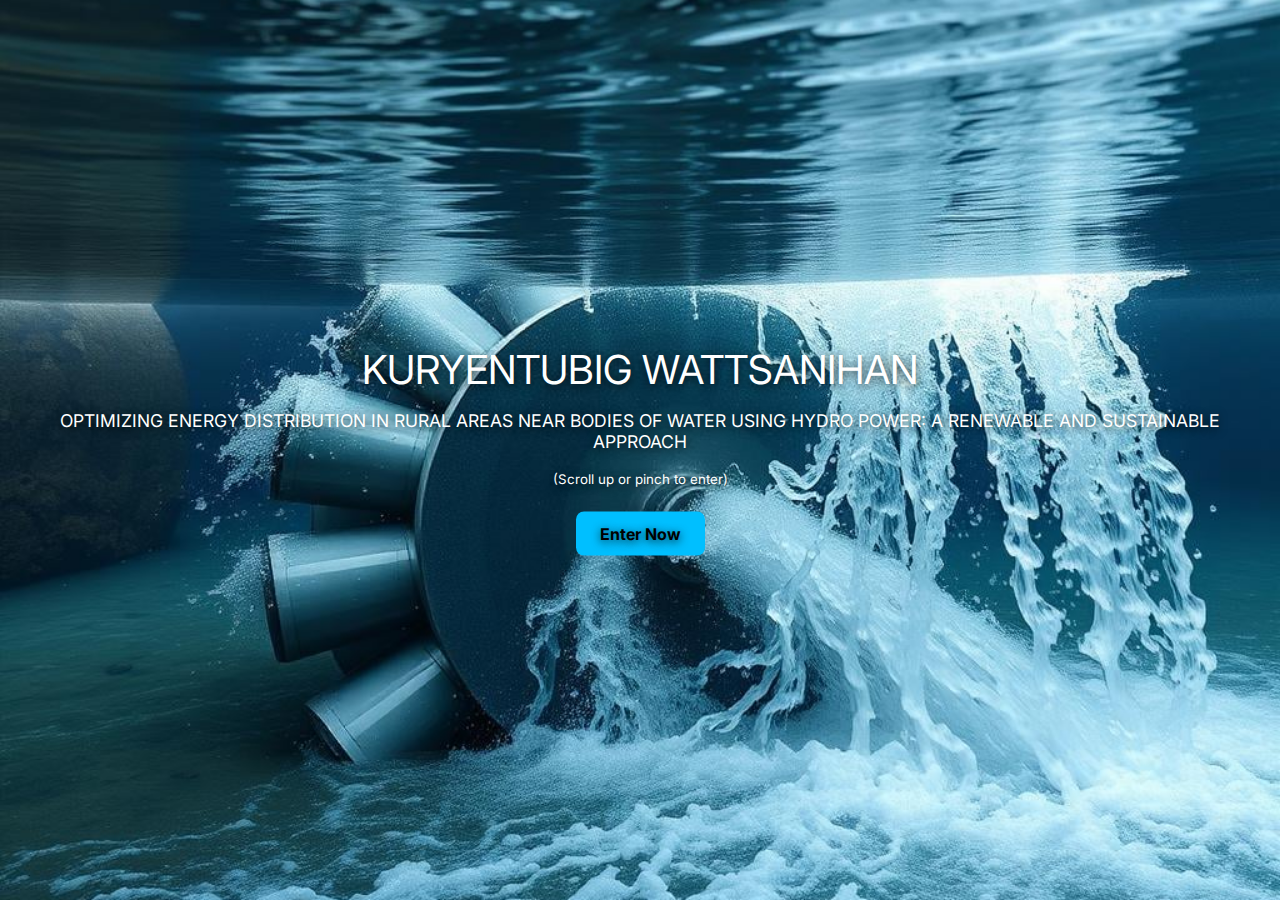
<file: index.html>
<!DOCTYPE html>
<html lang="en">
<head>
  <meta charset="UTF-8" />
  <meta name="viewport" content="width=device-width, initial-scale=1.0" />
  <title>Kuryentubig Cover</title>
  <link href="https://fonts.googleapis.com/css2?family=Inter:wght@700&display=swap" rel="stylesheet">
  <style>
    @keyframes fadeIn {
      0% { opacity: 0; transform: translateY(30px); }
      100% { opacity: 1; transform: translateY(0); }
    }

    body, html {
      margin: 0;
      padding: 0;
      height: 100%;
      font-family: 'Inter', sans-serif;
      overflow: hidden;
    }

    .cover {
      position: relative;
      height: 100vh;
      width: 100%;
      overflow: hidden;
    }

    .background {
      position: absolute;
      top: 0; left: 0;
      width: 100%;
      height: 100%;
      background-image: url('pic2nd.jpg'); /* Your background */
      background-size: cover;
      background-position: center;
      background-repeat: no-repeat;
      z-index: -1;
      transform-origin: center;
      transition: transform 0.3s ease;
    }

    .text {
      position: relative;
      z-index: 1;
      color: white;
      text-shadow: 0 2px 10px rgba(0, 0, 0, 0.8);
      text-align: center;
      top: 50%;
      transform: translateY(-50%);
      animation: fadeIn 1.5s ease forwards;
      padding: 0 1rem;
    }

    .title {
      font-size: 2.5rem;
      margin-bottom: 1rem;
    }

    .subtitle {
      font-size: 1.1rem;
      margin-bottom: 1rem;
    }

    .link-button {
      display: inline-block;
      margin-top: 1.5rem;
      padding: 0.75rem 1.5rem;
      background-color: #00bfff;
      color: #000;
      text-decoration: none;
      border-radius: 0.5rem;
      font-weight: bold;
      transition: background 0.3s ease;
    }

    .link-button:hover {
      background-color: #0099cc;
    }
  </style>
</head>
<body>

  <div class="cover">
    <div class="background" id="background"></div>
    <div class="text">
      <div class="title">KURYENTUBIG WATTSANIHAN</div>
      <div class="subtitle">OPTIMIZING ENERGY DISTRIBUTION IN RURAL AREAS NEAR BODIES OF WATER USING HYDRO POWER: A RENEWABLE AND SUSTAINABLE APPROACH</div>
      <small>(Scroll up or pinch to enter)</small><br>
      <a class="link-button" href="cover1.html">Enter Now</a>
    </div>
  </div>

  <script>
    let scale = 1;
    const bg = document.getElementById("background");

    // Zoom on scroll up
    window.addEventListener("wheel", (e) => {
      if (e.deltaY < 0) {
        scale += 0.05;
        if (scale >= 2) {
          document.body.style.transition = "opacity 0.5s ease";
          document.body.style.opacity = 0;
          setTimeout(() => {
            window.location.href = "cover1.html";
          }, 500);
        } else {
          bg.style.transform = `scale(${scale})`;
        }
      }
    });

    // Mobile pinch to zoom
    let startDistance = 0;

    function getTouchDistance(touches) {
      const dx = touches[0].clientX - touches[1].clientX;
      const dy = touches[0].clientY - touches[1].clientY;
      return Math.sqrt(dx * dx + dy * dy);
    }

    window.addEventListener("touchstart", (e) => {
      if (e.touches.length === 2) {
        startDistance = getTouchDistance(e.touches);
      }
    });

    window.addEventListener("touchmove", (e) => {
      if (e.touches.length === 2) {
        const newDistance = getTouchDistance(e.touches);
        if (newDistance - startDistance > 30) {
          scale += 0.05;
          if (scale >= 2) {
            document.body.style.transition = "opacity 0.5s ease";
            document.body.style.opacity = 0;
            setTimeout(() => {
              window.location.href = "cover1.html";
            }, 500);
          } else {
            bg.style.transform = `scale(${scale})`;
          }
        }
      }
    });
  </script>

</body>
</html>
</file>
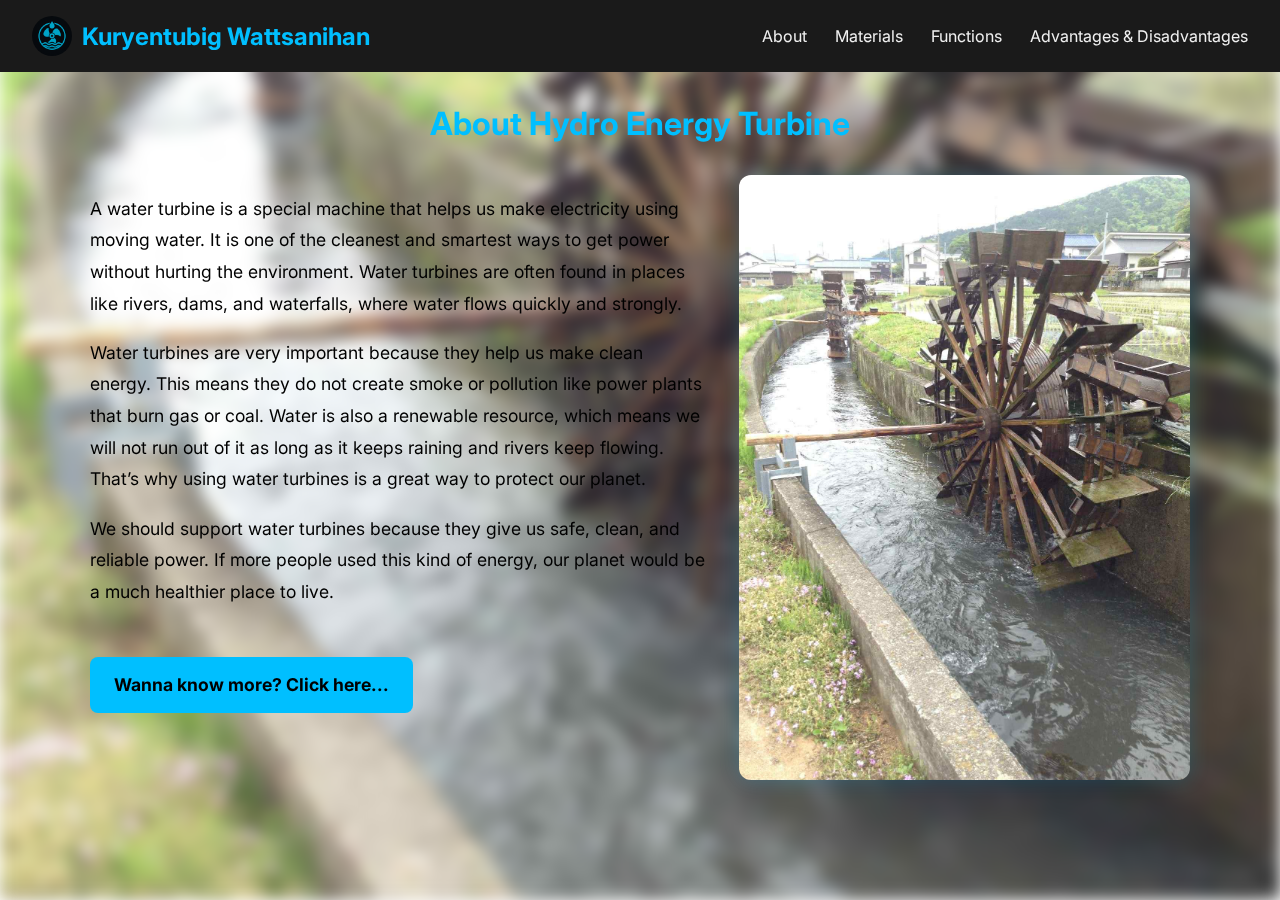
<file: about.html>
<!DOCTYPE html>
<html lang="en">
<head>
  <meta charset="UTF-8" />
  <meta name="viewport" content="width=device-width, initial-scale=1.0"/>
  <title>About - Hydro Energy Turbine</title>
  <link href="https://fonts.googleapis.com/css2?family=Inter:wght@400;700&display=swap" rel="stylesheet">
  <link rel="icon" href="logo.png" type="image/png">
  <style>
 @keyframes fadeIn {
  0% { opacity: 0; transform: translateY(30px); }
  100% { opacity: 1; transform: translateY(0); }
}

@keyframes slideUp {
  0% { opacity: 0; transform: translateY(20px); }
  100% { opacity: 1; transform: translateY(0); }
}

 body {
  margin: 0;
  font-family: 'Inter', sans-serif;
  position: relative;
  overflow-x: hidden;
}

body::before {
  content: '';
  position: fixed;
  top: 0; left: 0;
  width: 100%;
  height: 100%;
  background-image: url('pic4.jpg'); /* fallback image */
  background-size: cover;
  background-position: center;
  background-repeat: no-repeat;
  z-index: -1;
  filter: blur(8px);  /* ← blur strength */
  transition: background-image 0.5s ease-in-out;
}


header {
  background-color: #1a1a1a;
  display: flex;
  justify-content: space-between;
  align-items: center;
  padding: 1rem 2rem;
  animation: slideUp 1s ease forwards;
}

.logo {
  font-size: 1.5rem;
  font-weight: bold;
  color: #00bfff;
  text-decoration: none;
}

nav a {
  margin-left: 1.5rem;
  text-decoration: none;
  color: #f0f0f0;
  font-size: 1rem;
  transition: color 0.3s ease;
  position: relative;
}

nav a::after {
  content: '';
  position: absolute;
  bottom: -5px;
  left: 0;
  width: 100%;
  height: 2px;
  background-color: #00bfff;
  transform: scaleX(0);
  transform-origin: left;
  transition: transform 0.3s ease;
}

nav a:hover {
  color: #00bfff;
}

nav a:hover::after {
  transform: scaleX(1);
}

.page-header {
  text-align: center;
  margin: 2rem auto;
  animation: slideUp 1.3s ease forwards;
}

.page-header h1 {
  color: #00bfff;
  font-size: 2rem;
}

main {
  max-width: 1100px;
  margin: auto;
  display: flex;
  flex-wrap: wrap;
  gap: 2rem;
  padding: 0 2rem 2rem;
  align-items: flex-start;
  animation: fadeIn 1.5s ease forwards;
}

.text-content {
  flex: 1 1 55%;
  font-size: 1.1rem;
  line-height: 1.8;
}

.image-content {
  flex: 1 1 40%;
}

.image-content img {
  width: 100%;
  border-radius: 12px;
  box-shadow: 0 0 20px rgba(0, 191, 255, 0.2);
  transition: transform 0.3s ease;
}

.image-content img:hover {
  transform: scale(1.03);
}

.link-button {
  display: inline-block;
  margin-top: 2rem;
  padding: 0.75rem 1.5rem;
  background-color: #00bfff;
  color: #000;
  text-decoration: none;
  border-radius: 0.5rem;
  font-weight: bold;
  transition: background 0.3s ease;
}

.link-button:hover {
  background-color: #0099cc;
}

/* Responsive */
@media (max-width: 768px) {
  main {
    flex-direction: column;
  }
  .text-content, .image-content {
    flex: 1 1 100%;
  }
}

  </style>
</head>
<body>
   <header>
  <a href="cover1.html" class="logo" style="display: flex; align-items: center; text-decoration: none;">
    <img src="logo.png" alt="Logo" style="height: 40px; width: 40px; border-radius: 50%; object-fit: cover; margin-right: 10px;">
    <span style="color: #00bfff; font-size: 1.5rem; font-weight: bold;">Kuryentubig Wattsanihan</span>
  </a>
  <nav>
    <a href="about.html">About</a>
    <a href="materials.html">Materials</a>
    <a href="function1.html">Functions</a>
    <a href="advantages.html">Advantages & Disadvantages</a>
  </nav>
</header>

  <div class="page-header">
    <h1>About Hydro Energy Turbine</h1>
  </div>

  <main>
    <div class="text-content">
      <p>
        A water turbine is a special machine that helps us make electricity using moving water. It is one of the cleanest and smartest ways to get power without hurting the environment. Water turbines are often found in places like rivers, dams, and waterfalls, where water flows quickly and strongly.
      </p>
      <p>
        Water turbines are very important because they help us make clean energy. This means they do not create smoke or pollution like power plants that burn gas or coal. Water is also a renewable resource, which means we will not run out of it as long as it keeps raining and rivers keep flowing. That’s why using water turbines is a great way to protect our planet.
      </p>
      <p>
        We should support water turbines because they give us safe, clean, and reliable power. If more people used this kind of energy, our planet would be a much healthier place to live.
      </p>
      <a href="materials.html" class="link-button">Wanna know more? Click here...</a>
    </div>

    <div class="image-content">
      <img src="pic4.jpg" alt="Water Turbine Image">
    </div>
  </main>
</body>
</html>
</file>
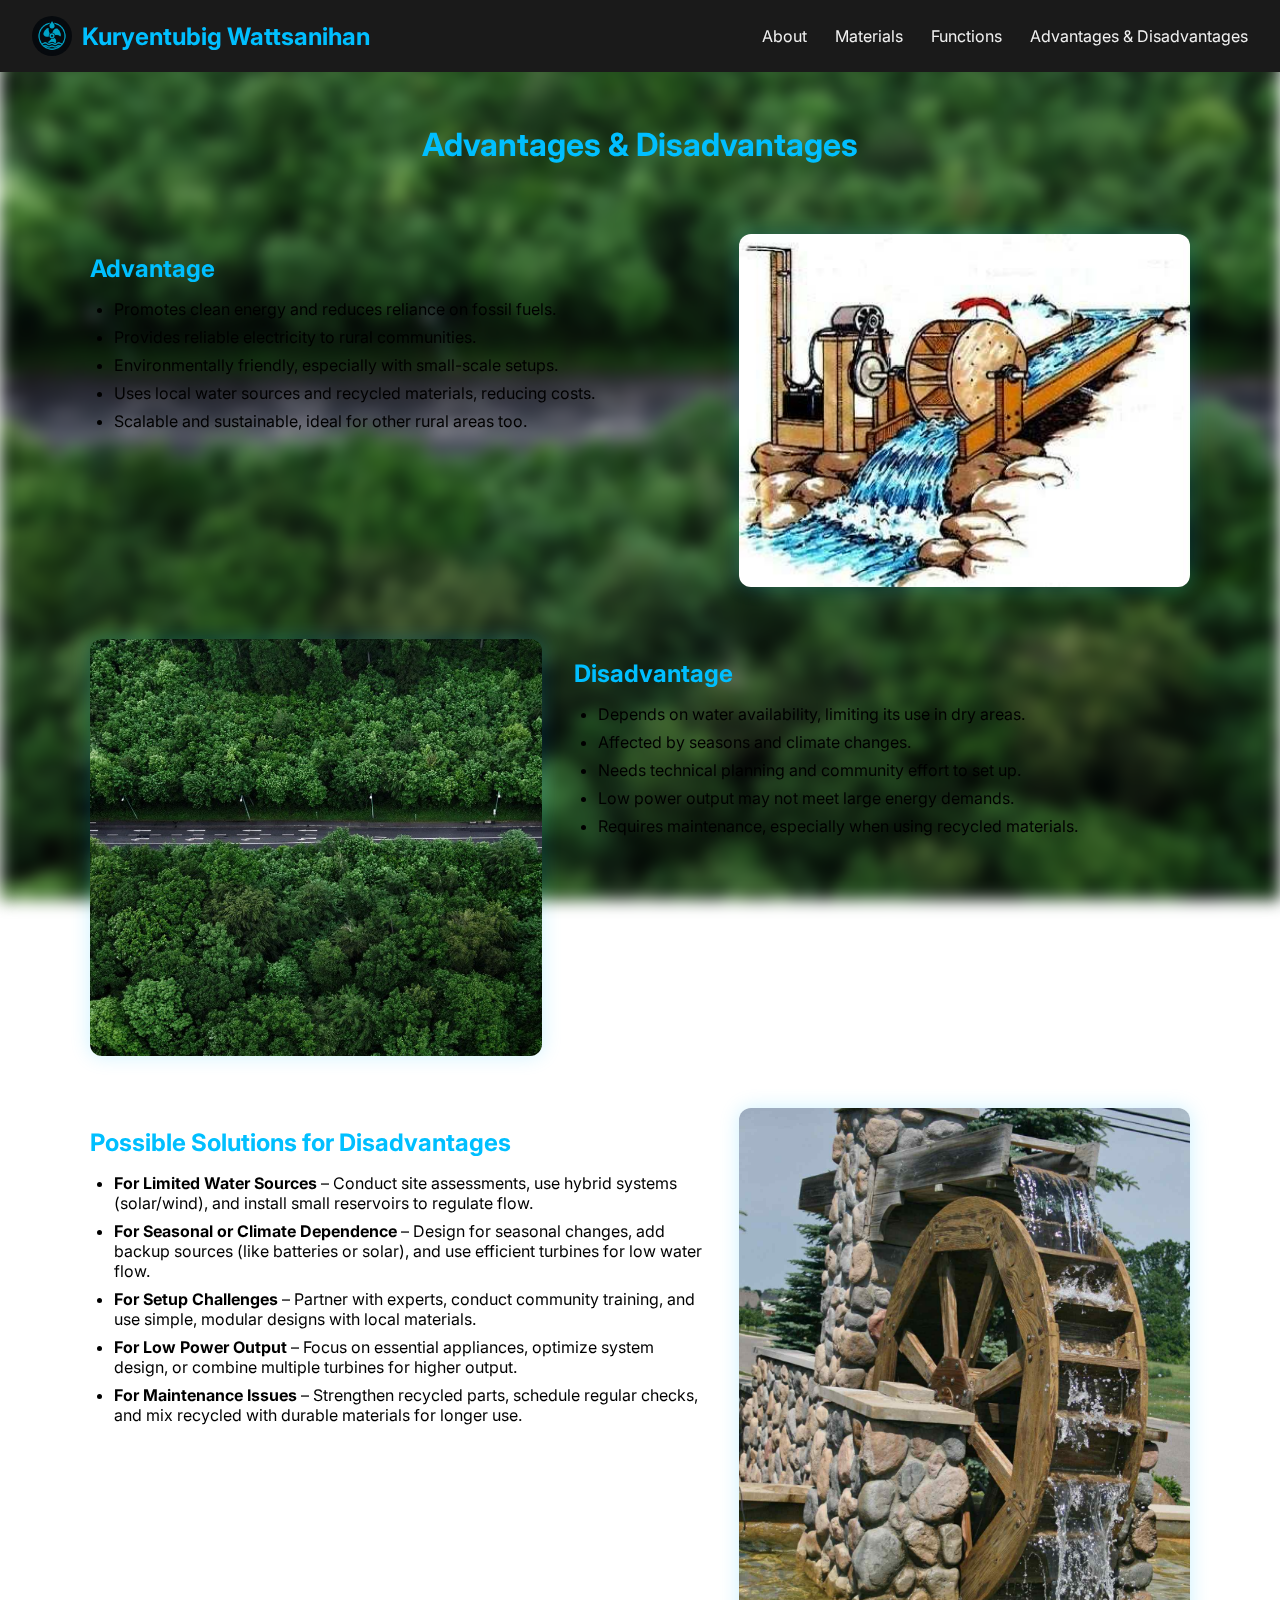
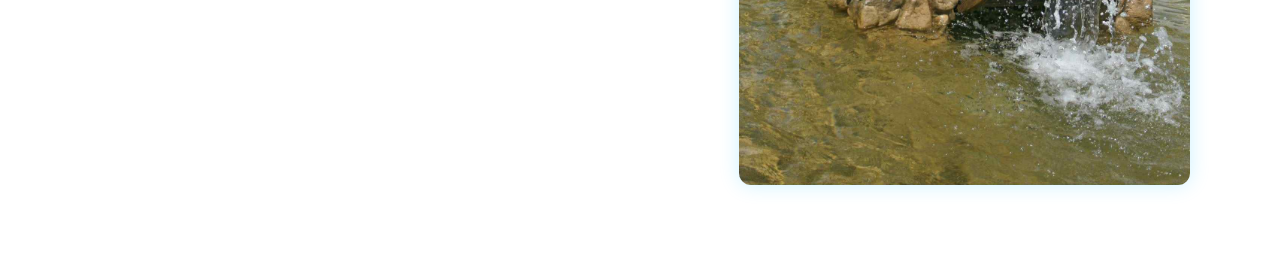
<file: advantages.html>
<!DOCTYPE html>
<html lang="en">
<head>
  <meta charset="UTF-8" />
  <meta name="viewport" content="width=device-width, initial-scale=1.0"/>
  <title>Advantages & Disadvantages</title>
  <link href="https://fonts.googleapis.com/css2?family=Inter:wght@400;700&display=swap" rel="stylesheet">
  <link rel="icon" href="logo.png" type="image/png">
  <style>
    @keyframes fadeIn {
      0% { opacity: 0; transform: translateY(30px); }
      100% { opacity: 1; transform: translateY(0); }
    }

    @keyframes slideUp {
      0% { opacity: 0; transform: translateY(20px); }
      100% { opacity: 1; transform: translateY(0); }
    }

    body {
      margin: 0;
      font-family: 'Inter', sans-serif;
      position: relative;
      overflow-x: hidden;
    }

    body::before {
      content: '';
      position: fixed;
      top: 0; left: 0;
      width: 100%;
      height: 100%;
      background-image: var(--dynamic-bg, url('pic3.jpg'));
      background-size: cover;
      background-position: center;
      background-repeat: no-repeat;
      z-index: -1;
      filter: blur(8px);
      transition: background-image 0.5s ease-in-out;
    }

    header {
      background-color: #1a1a1a;
      display: flex;
      justify-content: space-between;
      align-items: center;
      padding: 1rem 2rem;
      animation: slideUp 1s ease forwards;
    }

    .logo {
      font-size: 1.5rem;
      font-weight: bold;
      color: #00bfff;
      text-decoration: none;
    }

    nav a {
      margin-left: 1.5rem;
      text-decoration: none;
      color: #f0f0f0;
      font-size: 1rem;
      transition: color 0.3s ease;
      position: relative;
    }

    nav a::after {
      content: '';
      position: absolute;
      bottom: -5px;
      left: 0;
      width: 100%;
      height: 2px;
      background-color: #00bfff;
      transform: scaleX(0);
      transform-origin: left;
      transition: transform 0.3s ease;
    }

    nav a:hover {
      color: #00bfff;
    }

    nav a:hover::after {
      transform: scaleX(1);
    }

    .page-title {
      text-align: center;
      padding: 2rem 1rem 1rem;
      animation: fadeIn 1.2s ease forwards;
    }

    .page-title h1 {
      color: #00bfff;
      font-size: 2rem;
      animation: slideUp 1.2s ease;
    }

    section {
      max-width: 1100px;
      margin: auto;
      padding: 2rem;
      animation: fadeIn 1.4s ease forwards;
    }

    .info-block {
      display: flex;
      flex-wrap: wrap;
      align-items: flex-start;
      gap: 2rem;
      margin-bottom: 3rem;
      animation: slideUp 1.6s ease;
    }

    .info-block:nth-child(even) {
      flex-direction: row-reverse;
    }

    .info-text {
      flex: 1 1 55%;
    }

    .info-image {
      flex: 1 1 40%;
    }

    .info-image img {
      width: 100%;
      border-radius: 12px;
      box-shadow: 0 0 20px rgba(0, 191, 255, 0.2);
      transition: transform 0.3s ease;
    }

    .info-image img:hover {
      transform: scale(1.03);
    }

    h2 {
      color: #00bfff;
      margin-bottom: 1rem;
    }

    ul {
      padding-left: 1.5rem;
    }

    li {
      margin-bottom: 0.5rem;
    }

    @media (max-width: 768px) {
      .info-block {
        flex-direction: column !important;
      }
      .info-text, .info-image {
        flex: 1 1 100%;
      }
    }
  </style>
</head>
<body>
  <header>
    <a href="cover1.html" class="logo" style="display: flex; align-items: center; text-decoration: none;">
      <img src="logo.png" alt="Logo" style="height: 40px; width: 40px; border-radius: 50%; object-fit: cover; margin-right: 10px;">
      <span style="color: #00bfff; font-size: 1.5rem; font-weight: bold;">Kuryentubig Wattsanihan</span>
    </a>
    <nav>
      <a href="about.html">About</a>
      <a href="materials.html">Materials</a>
      <a href="function1.html">Functions</a>
      <a href="advantages.html">Advantages & Disadvantages</a>
    </nav>
  </header>

  <div class="page-title">
    <h1>Advantages & Disadvantages</h1>
  </div>

  <section>

    <!-- ADVANTAGES -->
    <div class="info-block" data-bg="pic9.jpg">
      <div class="info-text">
        <h2>Advantage</h2>
        <ul>
          <li>Promotes clean energy and reduces reliance on fossil fuels.</li>
          <li>Provides reliable electricity to rural communities.</li>
          <li>Environmentally friendly, especially with small-scale setups.</li>
          <li>Uses local water sources and recycled materials, reducing costs.</li>
          <li>Scalable and sustainable, ideal for other rural areas too.</li>
        </ul>
      </div>
      <div class="info-image">
        <img src="pic9.jpg" alt="Advantages Image">
      </div>
    </div>

    <!-- DISADVANTAGES -->
    <div class="info-block" data-bg="pic10.png">
      <div class="info-text">
        <h2>Disadvantage</h2>
        <ul>
          <li>Depends on water availability, limiting its use in dry areas.</li>
          <li>Affected by seasons and climate changes.</li>
          <li>Needs technical planning and community effort to set up.</li>
          <li>Low power output may not meet large energy demands.</li>
          <li>Requires maintenance, especially when using recycled materials.</li>
        </ul>
      </div>
      <div class="info-image">
        <img src="pic10.png" alt="Disadvantages Image">
      </div>
    </div>

    <!-- SOLUTIONS -->
    <div class="info-block" data-bg="pic3.jpg">
      <div class="info-text">
        <h2>Possible Solutions for Disadvantages</h2>
        <ul>
          <li><strong>For Limited Water Sources</strong> – Conduct site assessments, use hybrid systems (solar/wind), and install small reservoirs to regulate flow.</li>
          <li><strong>For Seasonal or Climate Dependence</strong> – Design for seasonal changes, add backup sources (like batteries or solar), and use efficient turbines for low water flow.</li>
          <li><strong>For Setup Challenges</strong> – Partner with experts, conduct community training, and use simple, modular designs with local materials.</li>
          <li><strong>For Low Power Output</strong> – Focus on essential appliances, optimize system design, or combine multiple turbines for higher output.</li>
          <li><strong>For Maintenance Issues</strong> – Strengthen recycled parts, schedule regular checks, and mix recycled with durable materials for longer use.</li>
        </ul>
      </div>
      <div class="info-image">
        <img src="pic3.jpg" alt="Solutions Image">
      </div>
    </div>

  </section>

  <script>
    const sections = document.querySelectorAll('.info-block');

    const observer = new IntersectionObserver(entries => {
      entries.forEach(entry => {
        if (entry.isIntersecting) {
          const bg = entry.target.getAttribute('data-bg');
          document.body.style.setProperty('--dynamic-bg', `url('${bg}')`);
        }
      });
    }, {
      threshold: 0.5 // 50% of the section must be visible
    });

    sections.forEach(section => observer.observe(section));
  </script>
</body>
</html>
</file>
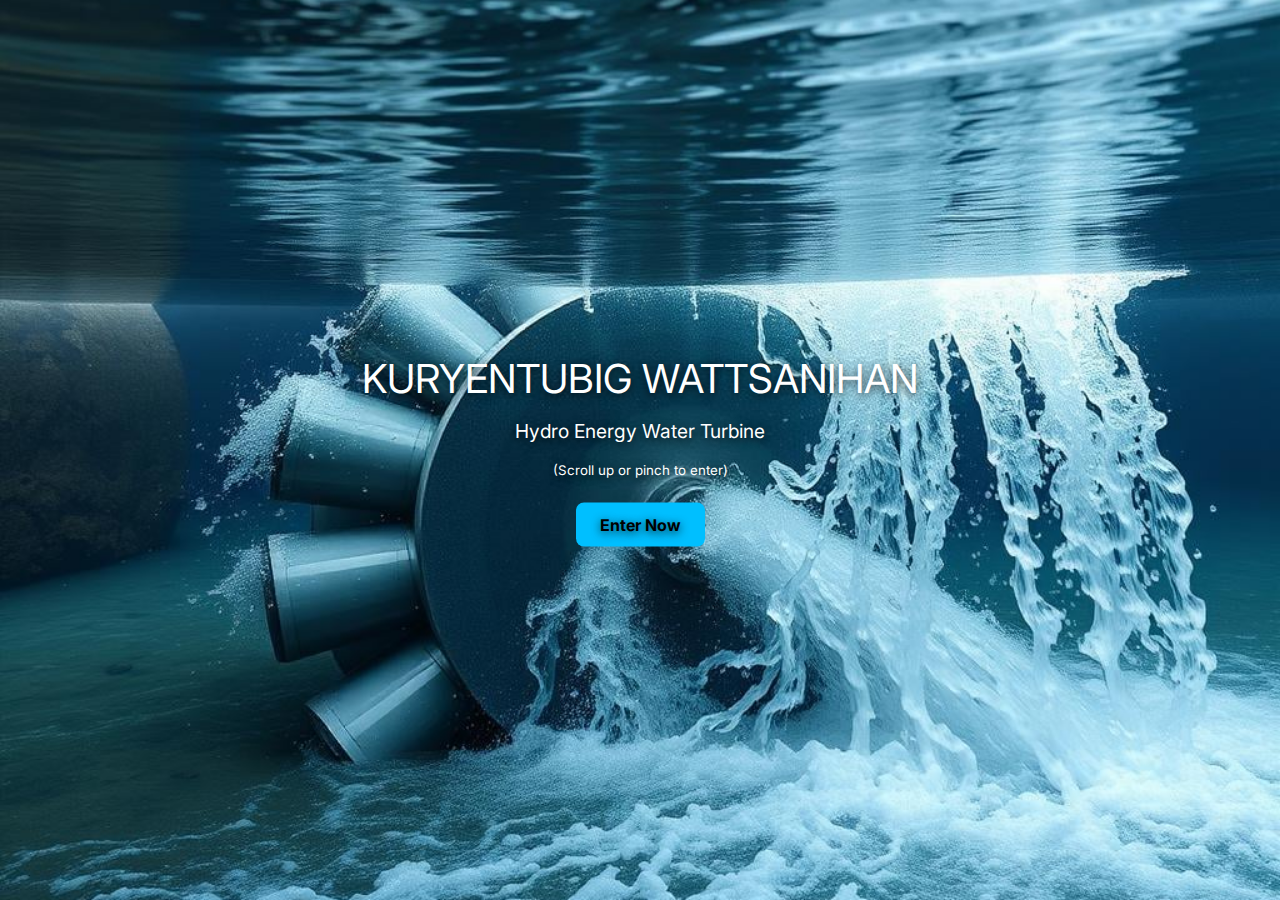
<file: cover.html>
<!DOCTYPE html>
<html lang="en">
<head>
  <meta charset="UTF-8" />
  <meta name="viewport" content="width=device-width, initial-scale=1.0" />
  <title>Kuryentubig Cover</title>
  <link href="https://fonts.googleapis.com/css2?family=Inter:wght@700&display=swap" rel="stylesheet">
  <style>
    @keyframes fadeIn {
      0% { opacity: 0; transform: translateY(30px); }
      100% { opacity: 1; transform: translateY(0); }
    }

    body, html {
      margin: 0;
      padding: 0;
      height: 100%;
      font-family: 'Inter', sans-serif;
      overflow: hidden;
    }

    .cover {
      position: relative;
      height: 100vh;
      width: 100%;
      overflow: hidden;
    }

    .background {
      position: absolute;
      top: 0; left: 0;
      width: 100%;
      height: 100%;
      background-image: url('pic2nd.jpg'); /* Your background */
      background-size: cover;
      background-position: center;
      background-repeat: no-repeat;
      z-index: -1;
      transform-origin: center;
      transition: transform 0.3s ease;
    }

    .text {
      position: relative;
      z-index: 1;
      color: white;
      text-shadow: 0 2px 10px rgba(0, 0, 0, 0.8);
      text-align: center;
      top: 50%;
      transform: translateY(-50%);
      animation: fadeIn 1.5s ease forwards;
      padding: 0 1rem;
    }

    .title {
      font-size: 2.5rem;
      margin-bottom: 1rem;
    }

    .subtitle {
      font-size: 1.2rem;
      margin-bottom: 1rem;
    }

    .link-button {
      display: inline-block;
      margin-top: 1.5rem;
      padding: 0.75rem 1.5rem;
      background-color: #00bfff;
      color: #000;
      text-decoration: none;
      border-radius: 0.5rem;
      font-weight: bold;
      transition: background 0.3s ease;
    }

    .link-button:hover {
      background-color: #0099cc;
    }
  </style>
</head>
<body>

  <div class="cover">
    <div class="background" id="background"></div>
    <div class="text">
      <div class="title">KURYENTUBIG WATTSANIHAN</div>
      <div class="subtitle">Hydro Energy Water Turbine</div>
      <small>(Scroll up or pinch to enter)</small><br>
      <a class="link-button" href="index.html">Enter Now</a>
    </div>
  </div>

  <script>
    let scale = 1;
    const bg = document.getElementById("background");

    // Zoom on scroll up
    window.addEventListener("wheel", (e) => {
      if (e.deltaY < 0) {
        scale += 0.05;
        if (scale >= 2) {
          document.body.style.transition = "opacity 0.5s ease";
          document.body.style.opacity = 0;
          setTimeout(() => {
            window.location.href = "index.html";
          }, 500);
        } else {
          bg.style.transform = `scale(${scale})`;
        }
      }
    });

    // Mobile pinch to zoom
    let startDistance = 0;

    function getTouchDistance(touches) {
      const dx = touches[0].clientX - touches[1].clientX;
      const dy = touches[0].clientY - touches[1].clientY;
      return Math.sqrt(dx * dx + dy * dy);
    }

    window.addEventListener("touchstart", (e) => {
      if (e.touches.length === 2) {
        startDistance = getTouchDistance(e.touches);
      }
    });

    window.addEventListener("touchmove", (e) => {
      if (e.touches.length === 2) {
        const newDistance = getTouchDistance(e.touches);
        if (newDistance - startDistance > 30) {
          scale += 0.05;
          if (scale >= 2) {
            document.body.style.transition = "opacity 0.5s ease";
            document.body.style.opacity = 0;
            setTimeout(() => {
              window.location.href = "index.html";
            }, 500);
          } else {
            bg.style.transform = `scale(${scale})`;
          }
        }
      }
    });
  </script>

</body>
</html>
</file>
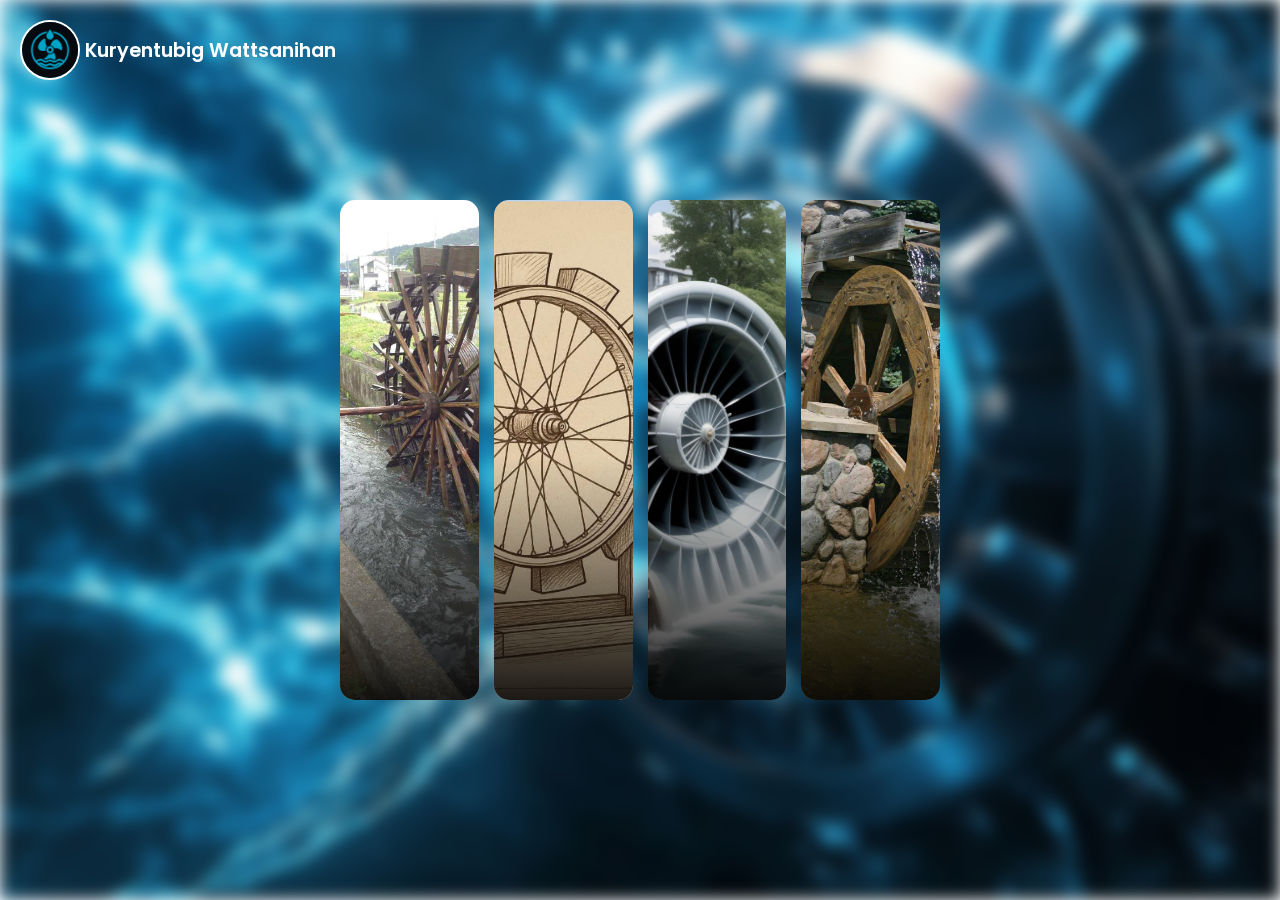
<file: cover1.html>
<!DOCTYPE html>
<html lang="en">
<head>
  <meta charset="UTF-8" />
  <meta name="viewport" content="width=device-width, initial-scale=1.0"/>
  <title>Accordion Image</title>
  <link rel="stylesheet" href="style.css" />
  <style>
    .info button {
      margin-top: 12px;
      padding: 8px 16px;
      background-color: #00bfff;
      border: none;
      border-radius: 6px;
      color: white;
      font-weight: bold;
      cursor: pointer;
    }

    .info button:hover {
      background-color: #009acd;
    }

    .info a {
      text-decoration: none;
    }
  </style>
</head>
<body>
  <header class="site-header">
  <a href="cover1.html" class="logo-link">
    <img src="logo.png" alt="Kuryentubig Wattsanihan Logo" class="site-logo" />
    <h1 class="site-title">Kuryentubig Wattsanihan</h1>
  </a>
</header>

<main>
  <div class="card">
    <img src="pic4.jpg" class="image" />
    <img src="pic4.jpg" class="background" />
    <div class="layer">
      <div class="info">
        <h1>About</h1>
        <p>Learn more about hydropower and how it works.</p>
        <a href="about.html"><button>Click Here</button></a>
      </div>
    </div>
  </div>

  <div class="card">
    <img src="pic2.png" class="image" />
    <img src="pic2.png" class="background" />
    <div class="layer">
      <div class="info">
        <h1>Materials</h1>
        <p>Discover the materials used.</p>
        <a href="materials.html"><button>Click Here</button></a>
      </div>
    </div>
  </div>

  <div class="card">
    <img src="pic12.jpg" class="image" />
    <img src="pic12.jpg" class="background" />
    <div class="layer">
      <div class="info">
        <h1>Functions</h1>
        <p>Explore the benefits and challenges of hydro energy.</p>
        <a href="function1.html"><button>Click Here</button></a>
      </div>
    </div>
  </div>

  <div class="card">
    <img src="pic3.jpg" class="image" />
    <img src="pic3.jpg" class="background" />
    <div class="layer">
      <div class="info">
        <h1>Advantages and Disadvantages</h1>
        <p>Learn what are the Advantages,Disadvantages and Solution.</p>
        <a href="advantages.html"><button>Click Here</button></a>
      </div>
    </div>
  </div>
</main>

</body>
</html>
</file>
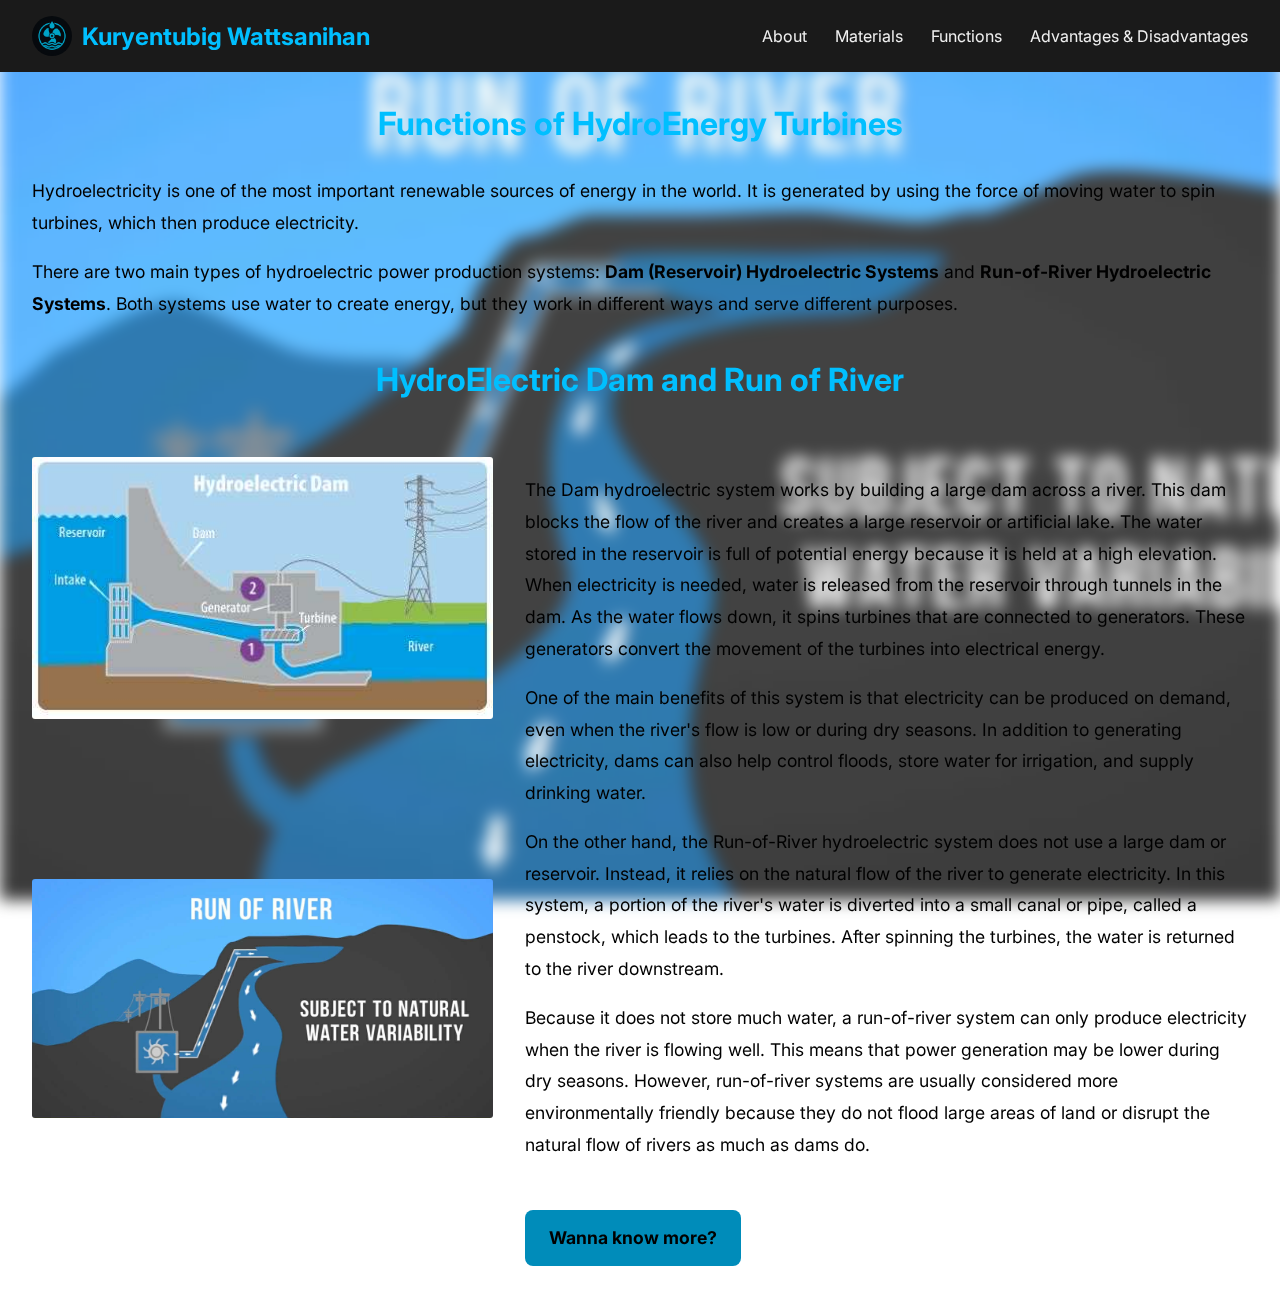
<file: function1.html>
<!DOCTYPE html>
<html lang="en">
<head>
  <meta charset="UTF-8" />
  <meta name="viewport" content="width=device-width, initial-scale=1.0"/>
  <title>Functions - HydroElectricity Types</title>
  <link href="https://fonts.googleapis.com/css2?family=Inter:wght@400;700&display=swap" rel="stylesheet">
  <link rel="icon" href="logo.png" type="image/png">
  <style>
    body {
      margin: 0;
      font-family: 'Inter', sans-serif;
      position: relative;
      overflow-x: hidden;
    }

    /* Real background layer */
    .background {
      position: fixed;
      top: 0;
      left: 0;
      width: 100vw;
      height: 100vh;
      z-index: -1;
      background-image: url('pic6.jpg');
      background-size: cover;
      background-position: center;
      filter: blur(8px);
      transition: background-image 0.8s ease-in-out;
    }

    @keyframes fadeIn {
      0% { opacity: 0; transform: translateY(30px); }
      100% { opacity: 1; transform: translateY(0); }
    }

    @keyframes slideUp {
      from { opacity: 0; transform: translateY(20px); }
      to { opacity: 1; transform: translateY(0); }
    }

    header {
      background-color: #1a1a1a;
      display: flex;
      justify-content: space-between;
      align-items: center;
      padding: 1rem 2rem;
      animation: slideUp 1s ease-in-out;
    }

    .logo {
      display: flex;
      align-items: center;
      text-decoration: none;
    }

    .logo img {
      height: 40px;
      width: 40px;
      border-radius: 50%;
      object-fit: cover;
      margin-right: 10px;
    }

    .logo span {
      color: #00bfff;
      font-size: 1.5rem;
      font-weight: bold;
    }

    nav a {
      margin-left: 1.5rem;
      text-decoration: none;
      color: #f0f0f0;
      font-size: 1rem;
      position: relative;
      transition: color 0.3s ease;
    }

    nav a::after {
      content: '';
      position: absolute;
      bottom: -6px;
      left: 0;
      width: 100%;
      height: 2px;
      background: #00bfff;
      transform: scaleX(0);
      transform-origin: left;
      transition: transform 0.3s ease;
    }

    nav a:hover {
      color: #00bfff;
    }

    nav a:hover::after {
      transform: scaleX(1);
    }

    .page-header {
      text-align: center;
      margin: 2rem auto;
      animation: fadeIn 1.5s ease;
    }

    .page-header h1,
    .page-header h2 {
      color: #00bfff;
      font-size: 2rem;
      animation: slideUp 1.5s ease;
    }

    main {
      max-width: 2000px;
      margin: auto;
      padding: 0 2rem 2rem;
      font-size: 1.1rem;
      line-height: 1.8;
      animation: fadeIn 1.5s ease;
    }

    .image-text-section {
      display: flex;
      flex-wrap: wrap;
      gap: 2rem;
      margin-top: 3rem;
      align-items: flex-start;
    }

    .image-column {
      flex: 1 1 300px;
      display: flex;
      flex-direction: column;
      gap: 10rem;
    }

    .image-column img {
      max-width: 100%;
      border-radius: 3px;
      object-fit: cover;
    }

    .text-content {
      flex: 2 1 400px;
    }

    .link-button {
      display: inline-block;
      margin-top: 2rem;
      padding: 0.75rem 1.5rem;
      background-color: #008cba;
      color: #000;
      text-decoration: none;
      border-radius: 0.5rem;
      font-weight: bold;
      transition: background 0.3s ease, transform 0.3s ease;
    }

    .link-button:hover {
      background-color: #0099cc;
      transform: translateY(-2px);
    }

    @media (max-width: 768px) {
      .image-text-section {
        flex-direction: column;
      }
    }
  </style>
</head>
<body>

  <!-- Real background layer -->
  <div class="background" id="background-layer"></div>

  <header>
    <a href="cover1.html" class="logo">
      <img src="logo.png" alt="Logo">
      <span>Kuryentubig Wattsanihan</span>
    </a>
    <nav>
      <a href="about.html">About</a>
      <a href="materials.html">Materials</a>
      <a href="function1.html">Functions</a>
      <a href="advantages.html">Advantages & Disadvantages</a>
    </nav>
  </header>

  <div class="page-header">
    <h1>Functions of HydroEnergy Turbines</h1>
  </div>

  <main>
    <p>
      Hydroelectricity is one of the most important renewable sources of energy in the world. It is generated by using the force of moving water to spin turbines, which then produce electricity.
    </p>
    <p>
      There are two main types of hydroelectric power production systems: <strong>Dam (Reservoir) Hydroelectric Systems</strong> and <strong>Run-of-River Hydroelectric Systems</strong>. Both systems use water to create energy, but they work in different ways and serve different purposes.
    </p>

    <div class="page-header">
      <h2>HydroElectric Dam and Run of River</h2>
    </div>

    <div class="image-text-section">
      <div class="image-column">
        <img src="pic6.jpg" alt="Hydro Dam" class="dynamic-bg" data-bg="pic6.jpg">
        <img src="pic7.jpg" alt="Run-of-River System" class="dynamic-bg" data-bg="pic7.jpg">
      </div>

      <div class="text-content">
        <p>
          The Dam hydroelectric system works by building a large dam across a river. This dam blocks the flow of the river and creates a large reservoir or artificial lake. The water stored in the reservoir is full of potential energy because it is held at a high elevation. When electricity is needed, water is released from the reservoir through tunnels in the dam. As the water flows down, it spins turbines that are connected to generators. These generators convert the movement of the turbines into electrical energy.
        </p>

        <p>
          One of the main benefits of this system is that electricity can be produced on demand, even when the river's flow is low or during dry seasons. In addition to generating electricity, dams can also help control floods, store water for irrigation, and supply drinking water.
        </p>

        <p>
          On the other hand, the Run-of-River hydroelectric system does not use a large dam or reservoir. Instead, it relies on the natural flow of the river to generate electricity. In this system, a portion of the river's water is diverted into a small canal or pipe, called a penstock, which leads to the turbines. After spinning the turbines, the water is returned to the river downstream.
        </p>

        <p>
          Because it does not store much water, a run-of-river system can only produce electricity when the river is flowing well. This means that power generation may be lower during dry seasons. However, run-of-river systems are usually considered more environmentally friendly because they do not flood large areas of land or disrupt the natural flow of rivers as much as dams do.
        </p>

        <a href="advantages.html" class="link-button">Wanna know more?</a>
      </div>
    </div>
  </main>

  <script>
    const backgroundLayer = document.getElementById('background-layer');
    const images = document.querySelectorAll('.dynamic-bg');

    const observer = new IntersectionObserver(
      (entries) => {
        entries.forEach(entry => {
          if (entry.isIntersecting) {
            const newBg = entry.target.dataset.bg;
            backgroundLayer.style.backgroundImage = `url('${newBg}')`;
          }
        });
      },
      { threshold: 0.6 }
    );

    images.forEach(img => observer.observe(img));
  </script>

</body>
</html>
</file>
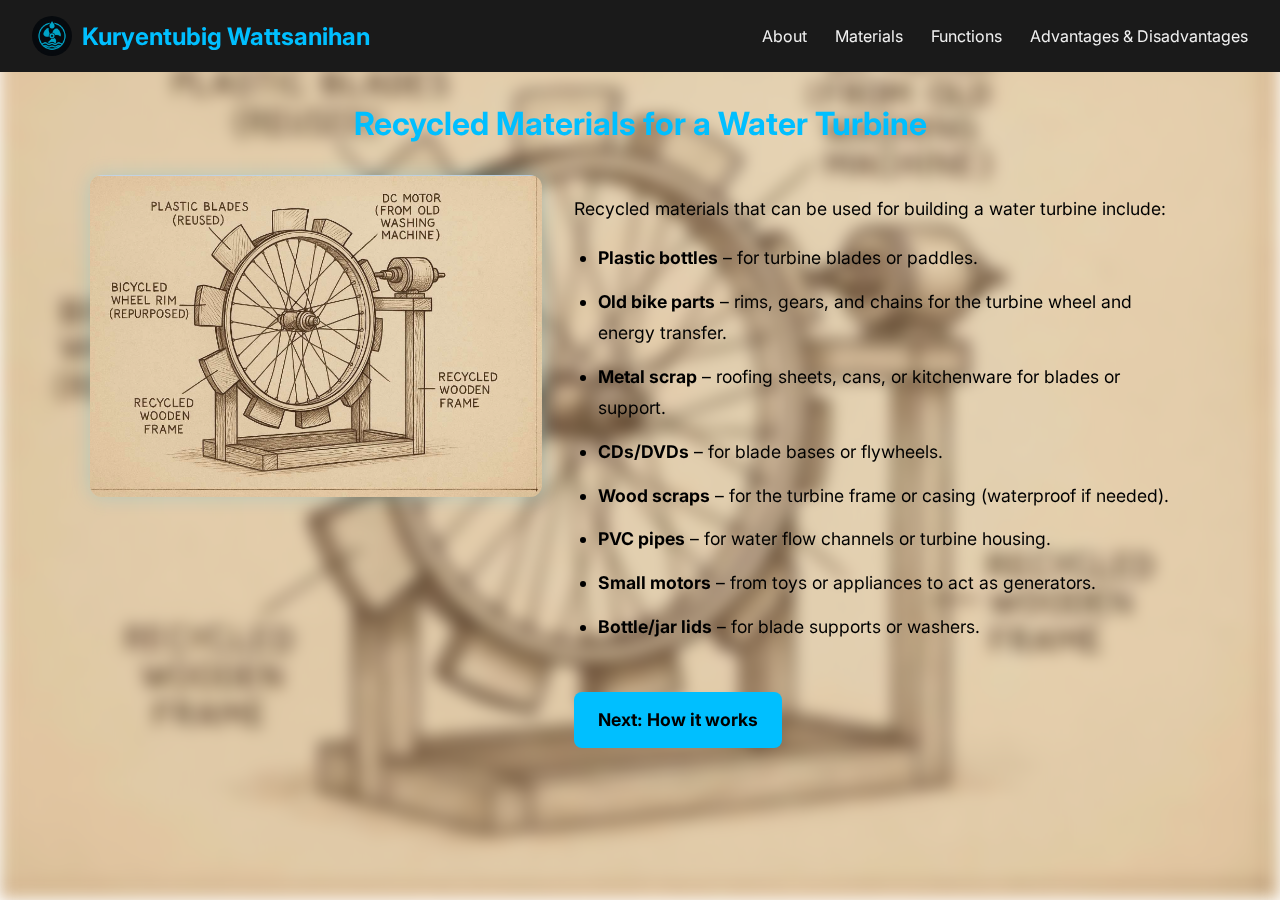
<file: materials.html>
<!DOCTYPE html>
<html lang="en">
<head>
  <meta charset="UTF-8" />
  <meta name="viewport" content="width=device-width, initial-scale=1.0" />
  <title>Function - Recycled Materials</title>
  <link href="https://fonts.googleapis.com/css2?family=Inter:wght@400;700&display=swap" rel="stylesheet">
  <link rel="icon" href="logo.png" type="image/png">
  <style>
   @keyframes fadeIn {
  0% { opacity: 0; transform: translateY(30px); }
  100% { opacity: 1; transform: translateY(0); }
}

@keyframes slideUp {
  0% { opacity: 0; transform: translateY(20px); }
  100% { opacity: 1; transform: translateY(0); }
}

  body {
  margin: 0;
  font-family: 'Inter', sans-serif;
  position: relative;
  overflow-x: hidden;
}

body::before {
  content: '';
  position: fixed;
  top: 0; left: 0;
  width: 100%;
  height: 100%;
  background-image: url('pic2.png'); /* fallback image */
  background-size: cover;
  background-position: center;
  background-repeat: no-repeat;
  z-index: -1;
  filter: blur(8px);  /* ← blur strength */
  transition: background-image 0.5s ease-in-out;
}


header {
  background-color: #1a1a1a;
  display: flex;
  justify-content: space-between;
  align-items: center;
  padding: 1rem 2rem;
  animation: slideUp 1s ease forwards;
}

.logo {
  font-size: 1.5rem;
  font-weight: bold;
  color: #00bfff;
  text-decoration: none;
}

nav a {
  margin-left: 1.5rem;
  text-decoration: none;
  color: #f0f0f0;
  font-size: 1rem;
  transition: color 0.3s ease;
  position: relative;
}

nav a::after {
  content: '';
  position: absolute;
  bottom: -6px;
  left: 0;
  width: 100%;
  height: 2px;
  background: #00bfff;
  transform: scaleX(0);
  transform-origin: left;
  transition: transform 0.3s ease;
}

nav a:hover {
  color: #00bfff;
}

nav a:hover::after {
  transform: scaleX(1);
}

.page-header {
  text-align: center;
  margin: 2rem auto;
  animation: slideUp 1.2s ease forwards;
}

.page-header h1 {
  color: #00bfff;
  font-size: 2rem;
}

main {
  max-width: 1100px;
  margin: auto;
  display: flex;
  flex-wrap: wrap;
  gap: 2rem;
  padding: 0 2rem 2rem;
  align-items: flex-start;
  animation: fadeIn 1.3s ease forwards;
}

.image-content {
  flex: 1 1 40%;
}

.image-content img {
  width: 100%;
  border-radius: 12px;
  box-shadow: 0 0 20px rgba(0, 191, 255, 0.2);
  transition: transform 0.3s ease;
}

.image-content img:hover {
  transform: scale(1.03);
}

.text-content {
  flex: 1 1 55%;
  font-size: 1.1rem;
  line-height: 1.8;
}

ul {
  margin-top: 1rem;
  padding-left: 1.5rem;
}

li {
  margin-bottom: 0.75rem;
}

.link-button {
  display: inline-block;
  margin-top: 2rem;
  padding: 0.75rem 1.5rem;
  background-color: #00bfff;
  color: #000;
  text-decoration: none;
  border-radius: 0.5rem;
  font-weight: bold;
  transition: background 0.3s ease;
}

.link-button:hover {
  background-color: #0099cc;
}

@media (max-width: 768px) {
  main {
    flex-direction: column;
  }
  .text-content, .image-content {
    flex: 1 1 100%;
  }
}

  </style>
</head>
<body>
   <header>
  <a href="cover1.html" class="logo" style="display: flex; align-items: center; text-decoration: none;">
    <img src="logo.png" alt="Logo" style="height: 40px; width: 40px; border-radius: 50%; object-fit: cover; margin-right: 10px;">
    <span style="color: #00bfff; font-size: 1.5rem; font-weight: bold;">Kuryentubig Wattsanihan</span>
  </a>
  <nav>
    <a href="about.html">About</a>
    <a href="materials.html">Materials</a>
    <a href="function1.html">Functions</a>
    <a href="advantages.html">Advantages & Disadvantages</a>
  </nav>
</header>

  <div class="page-header">
    <h1>Recycled Materials for a Water Turbine</h1>
  </div>

  <main>
    <div class="image-content">
      <img src="pic2.png" alt="Recycled Materials">
    </div>
    <div class="text-content">
      <p>Recycled materials that can be used for building a water turbine include:</p>
      <ul>
        <li><strong>Plastic bottles</strong> – for turbine blades or paddles.</li>
        <li><strong>Old bike parts</strong> – rims, gears, and chains for the turbine wheel and energy transfer.</li>
        <li><strong>Metal scrap</strong> – roofing sheets, cans, or kitchenware for blades or support.</li>
        <li><strong>CDs/DVDs</strong> – for blade bases or flywheels.</li>
        <li><strong>Wood scraps</strong> – for the turbine frame or casing (waterproof if needed).</li>
        <li><strong>PVC pipes</strong> – for water flow channels or turbine housing.</li>
        <li><strong>Small motors</strong> – from toys or appliances to act as generators.</li>
        <li><strong>Bottle/jar lids</strong> – for blade supports or washers.</li>
      </ul>
      <a href="function1.html" class="link-button">Next: How it works</a>
    </div>
  </main>
</body>
</html>
</file>
<file: style.css>
@import url('https://fonts.googleapis.com/css2?family=Poppins:wght@500;600;700&display=swap');

* {
    margin: 0;
    padding: 0;
    box-sizing: border-box;
    font-family: 'Poppins', sans-serif;
    color: white;
    transition: 0.5s;
}
body {
    width: 100%;
    height: 100vh;
    display: flex;
    align-items: center;
    justify-content: center;
}

body::before {
  content: '';
  position: fixed;
  top: 0; left: 0;
  width: 100%;
  height: 100%;
  background-image: url('turbinebg.jpg'); /* fallback image */
  background-size: cover;
  background-position: center;
  background-repeat: no-repeat;
  z-index: -1;
  filter: blur(8px);  /* ← blur strength */
  transition: background-image 0.5s ease-in-out;
}


main {
    width: 600px;
    height: 500px;
    display: flex;
    gap: 15px;
}

.card {
    width: 30%;
    border-radius: 15px;
    cursor: pointer;
    overflow: hidden;
}
.card:hover {
    width: 80%;
}

.card .image {
    width: 100%;
    height: 100%;
    object-fit: cover;
}
.card:hover .image {
    transform: scale(1.2);
}

.card .background {
    position: absolute;
    left: 0;
    top: 0;
    z-index: -1;
    width: 100%;
    height: 100vh;
    object-fit: cover;
    pointer-events: none;
    filter: brightness(0.25);
    opacity: 0;
}
.card:hover .background {
    opacity: 1;
}

.card .layer {
    width: 100%;
    height: 50%;
    margin-top: -250px;
    position: relative;
    background: linear-gradient(to top, rgba(0, 0, 0, 0.9), transparent);
}

.card .layer .info {
    width: 260px;
    position: absolute;
    bottom: 10px;
    padding: 20px;
    opacity: 0;
}
.card:hover .layer .info {
    opacity: 1;
}
.info p {
    color: rgba(255, 255, 255, 0.75);
    margin-top: 5px;
}
.site-header {
    position: absolute;
    top: 20px;
    left: 20px;
    display: flex;
    align-items: center;
    z-index: 10;
}

.logo-link {
    display: flex;
    align-items: center;
    text-decoration: none;
}

.site-logo {
    width: 60px;
    height: 60px;
    border-radius: 50%;
    margin-right: 5px;
    border: 2px solid white;
    background-color: #111;
}

.site-title {
    font-size: 1.2rem;
    font-weight: 600;
    color: white;
}
</file>
